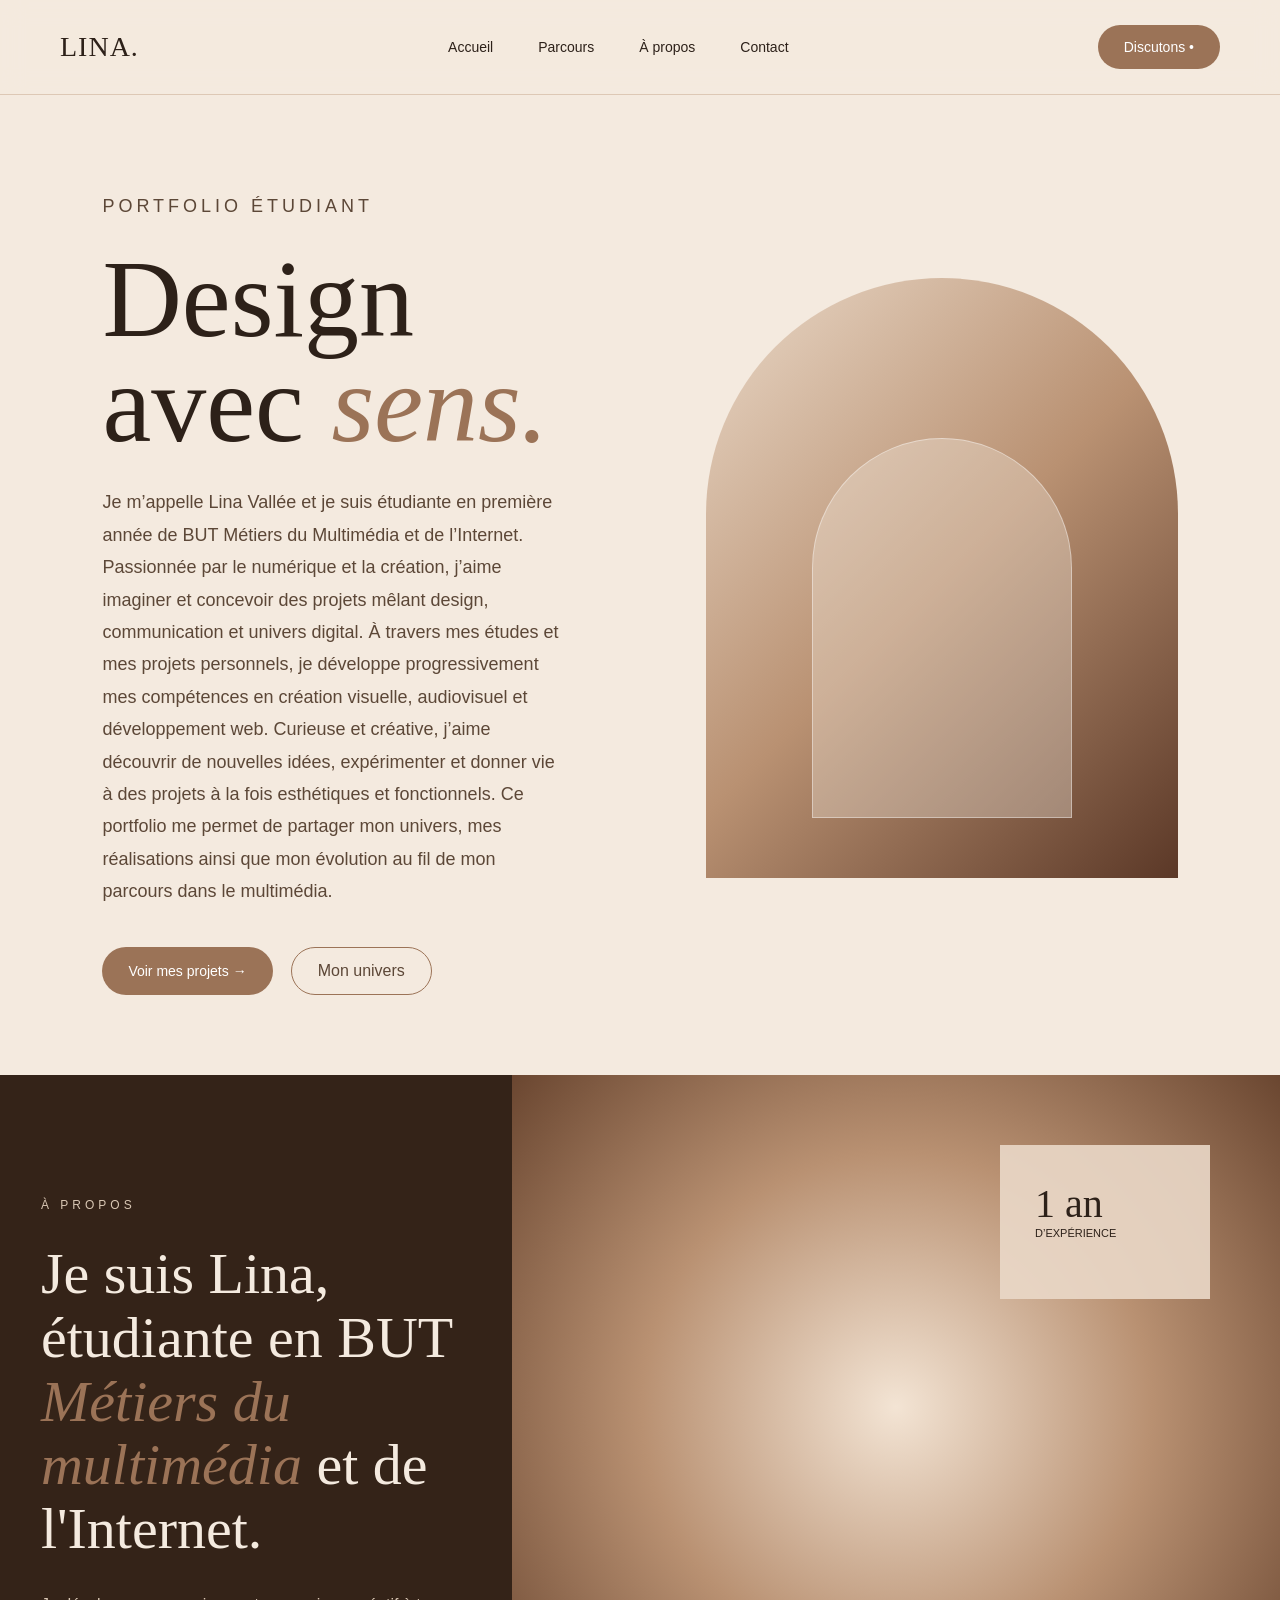
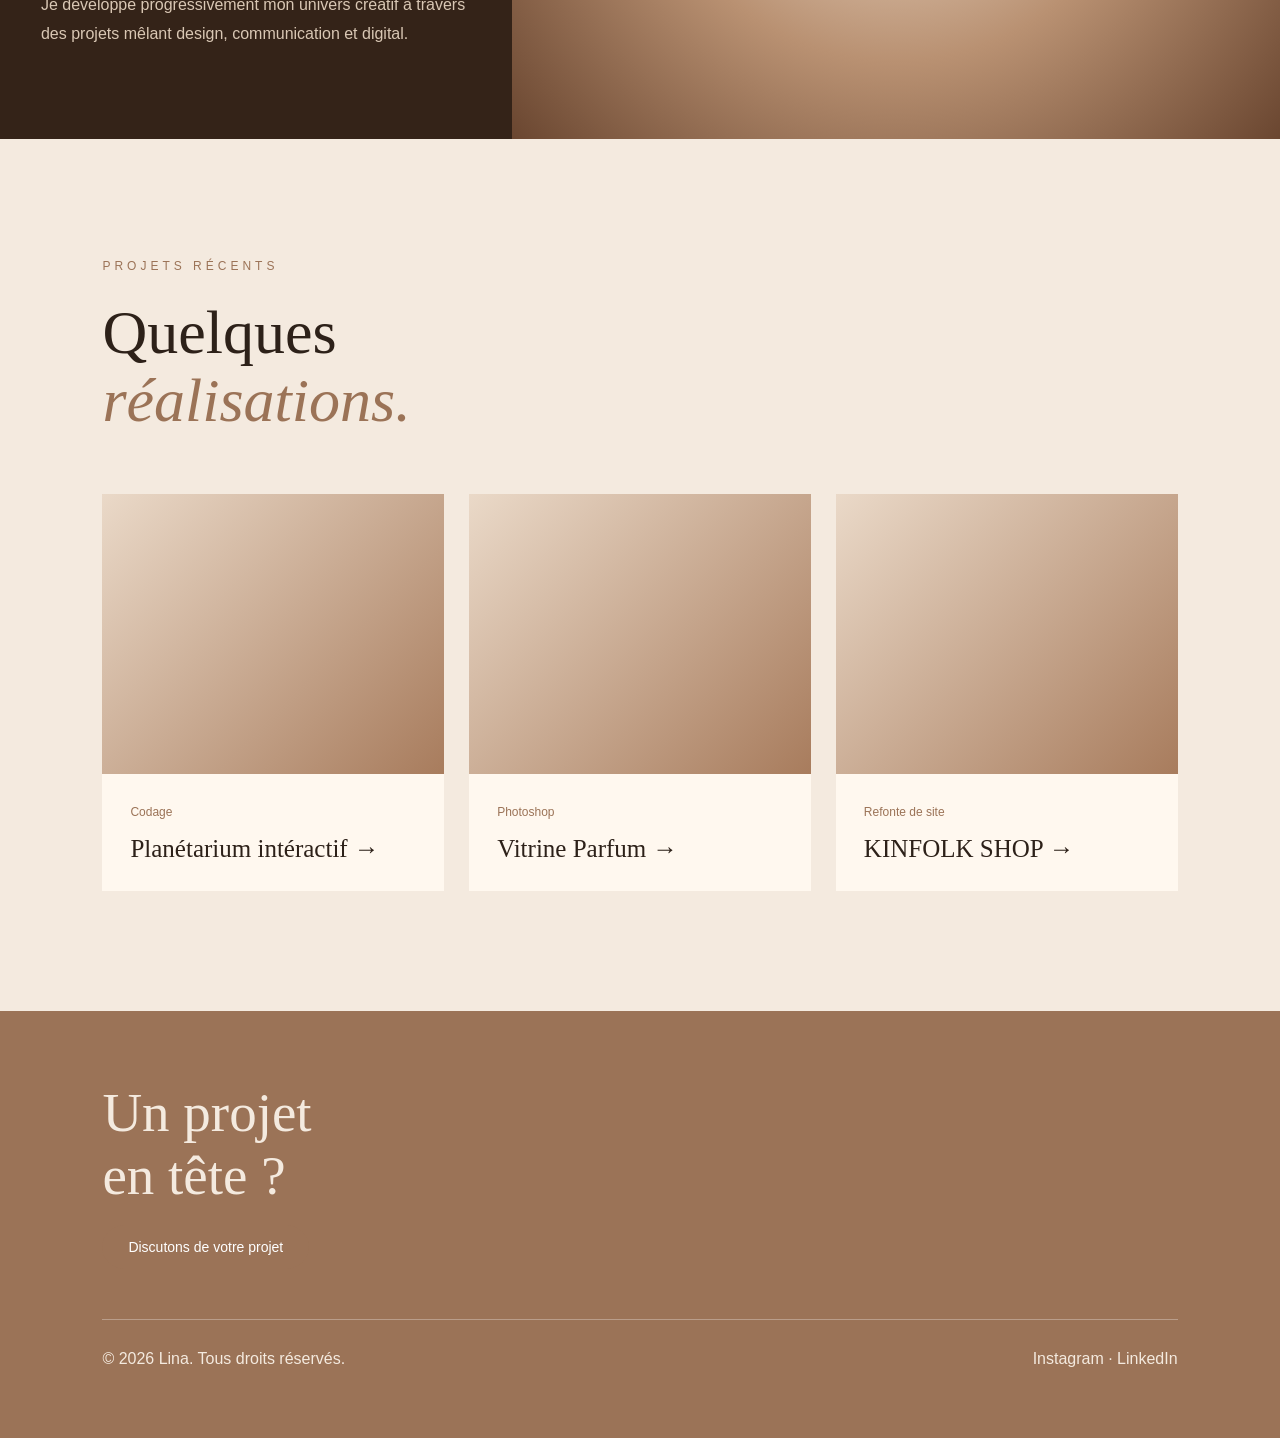
<file: index.html>
<!DOCTYPE html>
<html lang="fr">
<head>
  <meta charset="UTF-8" />
  <meta name="viewport" content="width=device-width, initial-scale=1.0" />
  <title>Portfolio - Accueil</title>
  <link rel="stylesheet" href="style.css" />
</head>
<body>

<header class="navbar">
  <a href="index.html" class="logo">LINA.</a>
  <nav class="nav-links">
    <a href="index.html">Accueil</a>
    <a href="parcours.html">Parcours</a>
    <a href="apropos.html">À propos</a>
    <a href="contact.html">Contact</a>
  </nav>
  <a href="contact.html" class="btn">Discutons •</a>
</header>

<section class="hero">
  <div class="fade">
    <p class="small-title">Portfolio Étudiant</p>
    <h1>Design <br> avec <span class="italic">sens.</span></h1>
    <p>
     Je m’appelle Lina Vallée et je suis étudiante en première année de BUT Métiers du Multimédia et de l’Internet. Passionnée par le numérique et la création, j’aime imaginer et concevoir des projets mêlant design, communication et univers digital.
     À travers mes études et mes projets personnels, je développe progressivement mes compétences en création visuelle, audiovisuel et développement web. Curieuse et créative, j’aime découvrir de nouvelles idées, expérimenter et donner vie à des projets à la fois esthétiques et fonctionnels.
     Ce portfolio me permet de partager mon univers, mes réalisations ainsi que mon évolution au fil de mon parcours dans le multimédia.
    </p>
    <div class="hero-buttons">
      <a href="parcours.html" class="btn">Voir mes projets →</a>
      <a href="apropos.html" class="btn-outline">Mon univers</a>
    </div>
  </div>

  <div class="hero-image">
    <div class="hero-shape"></div>
  </div>
</section>

<section class="about-home">
  <div class="about-text">
    <p class="small-title">À propos</p>
    <h2>Je suis Lina,<br> étudiante en BUT <span class="italic">Métiers du multimédia</span> et de l'Internet.</h2>
    <p>
      Je développe progressivement mon univers créatif à travers des projets mêlant design, communication et digital.
    </p>
  </div>

  <div class="about-visual">
    <div class="stats">
      <h3>1 an</h3>
      <p>d’expérience</p>
     </div>
  </div>
</section>

<section class="section">
  <div class="section-header">
    <div>
      <p class="small-title">Projets récents</p>
      <h2>Quelques <span class="italic">réalisations.</span></h2>
    </div>
  </div>

  <div class="projects-grid">
    <a href="projet1.html" class="project-card">
      <div class="project-img"></div>
      <div class="project-content">
        <span>Codage</span>
        <h3>Planétarium intéractif →</h3>
      </div>
    </a>

    <a href="projet2.html" class="project-card">
      <div class="project-img"></div>
      <div class="project-content">
        <span>Photoshop</span>
        <h3>Vitrine Parfum →</h3>
      </div>
    </a>

    <a href="projet3.html" class="project-card">
      <div class="project-img"></div>
      <div class="project-content">
        <span>Refonte de site</span>
        <h3>KINFOLK SHOP →</h3>
      </div>
    </a>
  </div>
</section>

<footer class="footer">
  <h2>Un projet <br> en tête ?</h2>
  <br>
  <a href="contact.html" class="btn">Discutons de votre projet</a>

  <div class="footer-bottom">
    <p>© 2026 Lina. Tous droits réservés.</p>
    <p>Instagram · LinkedIn </p>
  </div>
</footer>

<script src="script.js"></script>
</body>
</html>
</file>
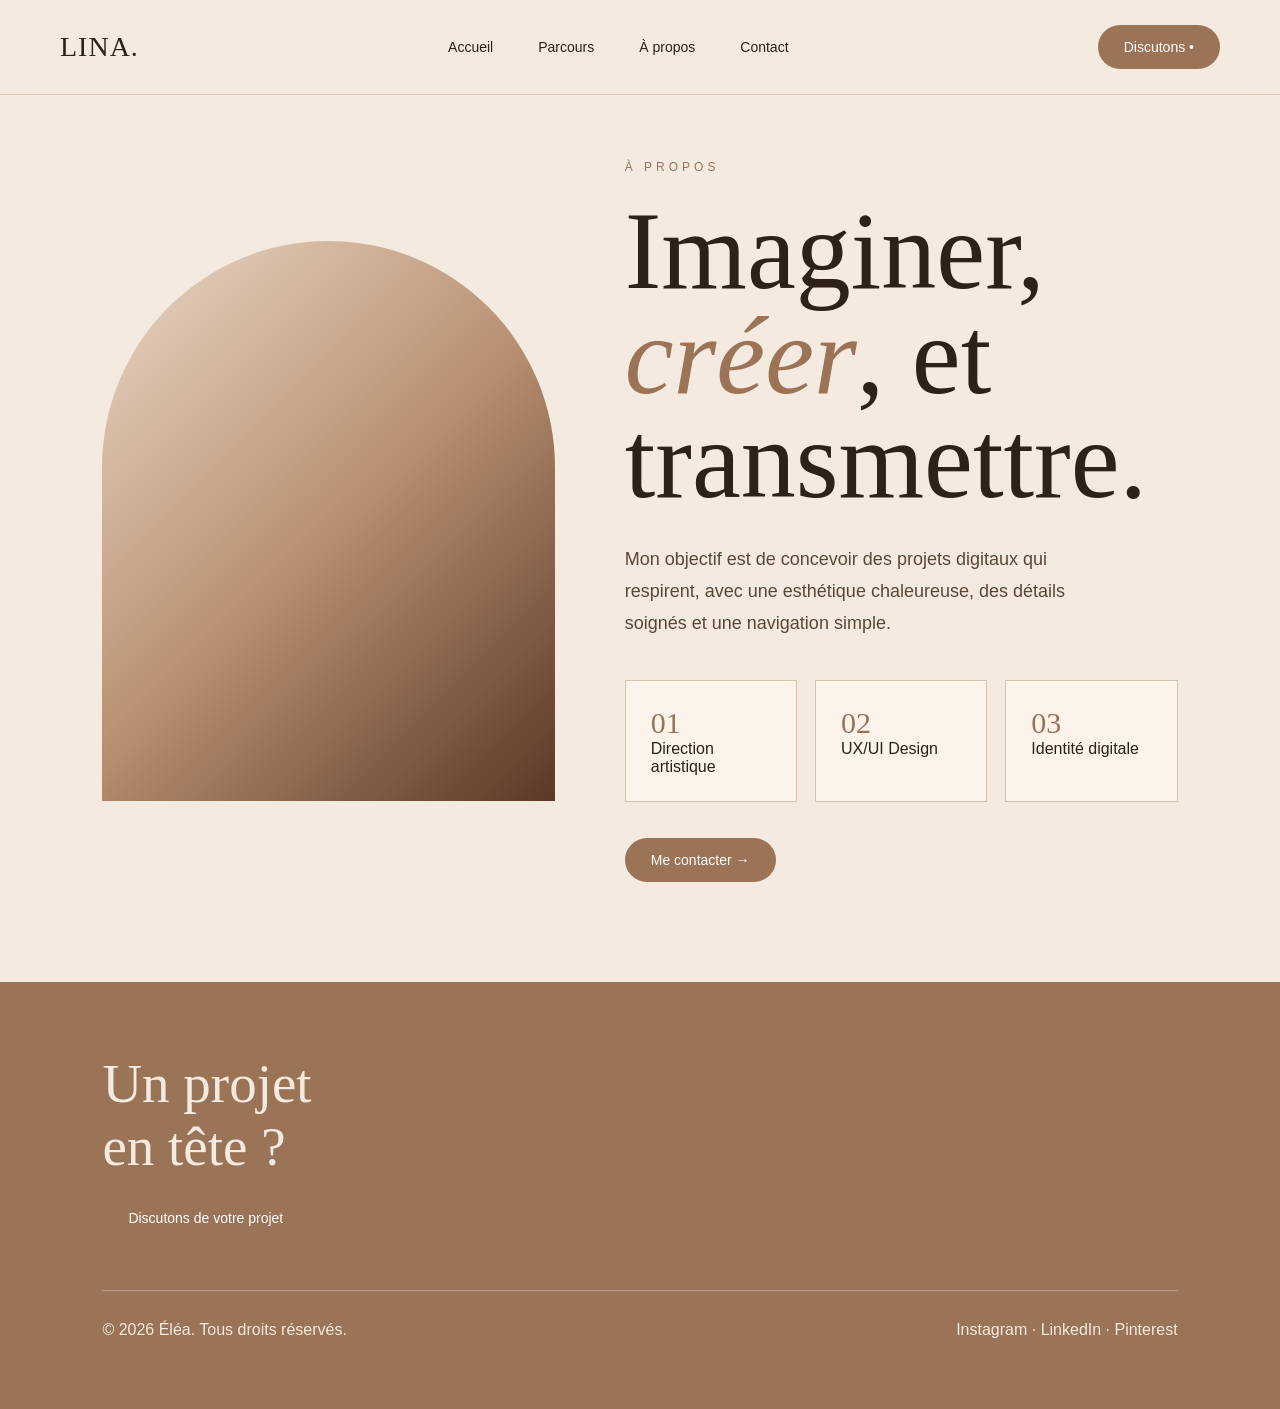
<file: apropos.html>
<!DOCTYPE html>
<html lang="fr">
<head>
  <meta charset="UTF-8">
  <meta name="viewport" content="width=device-width, initial-scale=1.0">
  <title>À propos</title>
  <link rel="stylesheet" href="style.css">
</head>
<body>

<header class="navbar">
  <a href="index.html" class="logo">LINA.</a>

  <nav class="nav-links">
    <a href="index.html">Accueil</a>
    <a href="parcours.html">Parcours</a>
    <a href="apropos.html">À propos</a>
    <a href="contact.html">Contact</a>
  </nav>

  <a href="contact.html" class="btn">Discutons •</a>
</header>

<section class="about-page">

  <div class="about-img fade"></div>

  <div class="fade">

    <p class="small-title">À propos</p>

    <h1 class="page-title">
      Imaginer,
      <span class="italic">créer</span>,
      et transmettre.
    </h1>

    <p class="page-intro">
      Mon objectif est de concevoir des projets digitaux qui respirent,
      avec une esthétique chaleureuse, des détails soignés
      et une navigation simple.
    </p>

    <div class="info-grid">

      <div class="info-card">
        <h3>01</h3>
        <p>Direction artistique</p>
      </div>

      <div class="info-card">
        <h3>02</h3>
        <p>UX/UI Design</p>
      </div>

      <div class="info-card">
        <h3>03</h3>
        <p>Identité digitale</p>
      </div>

    </div>

    <br><br>

    <a href="contact.html" class="btn">
      Me contacter →
    </a>

  </div>

</section>

<footer class="footer">

  <h2>Un projet <br> en tête ?</h2>

  <br>

  <a href="contact.html" class="btn">
    Discutons de votre projet
  </a>

  <div class="footer-bottom">
    <p>© 2026 Éléa. Tous droits réservés.</p>
    <p>Instagram · LinkedIn · Pinterest</p>
  </div>

</footer>

<script src="script.js"></script>
</body>
</html>
</file>
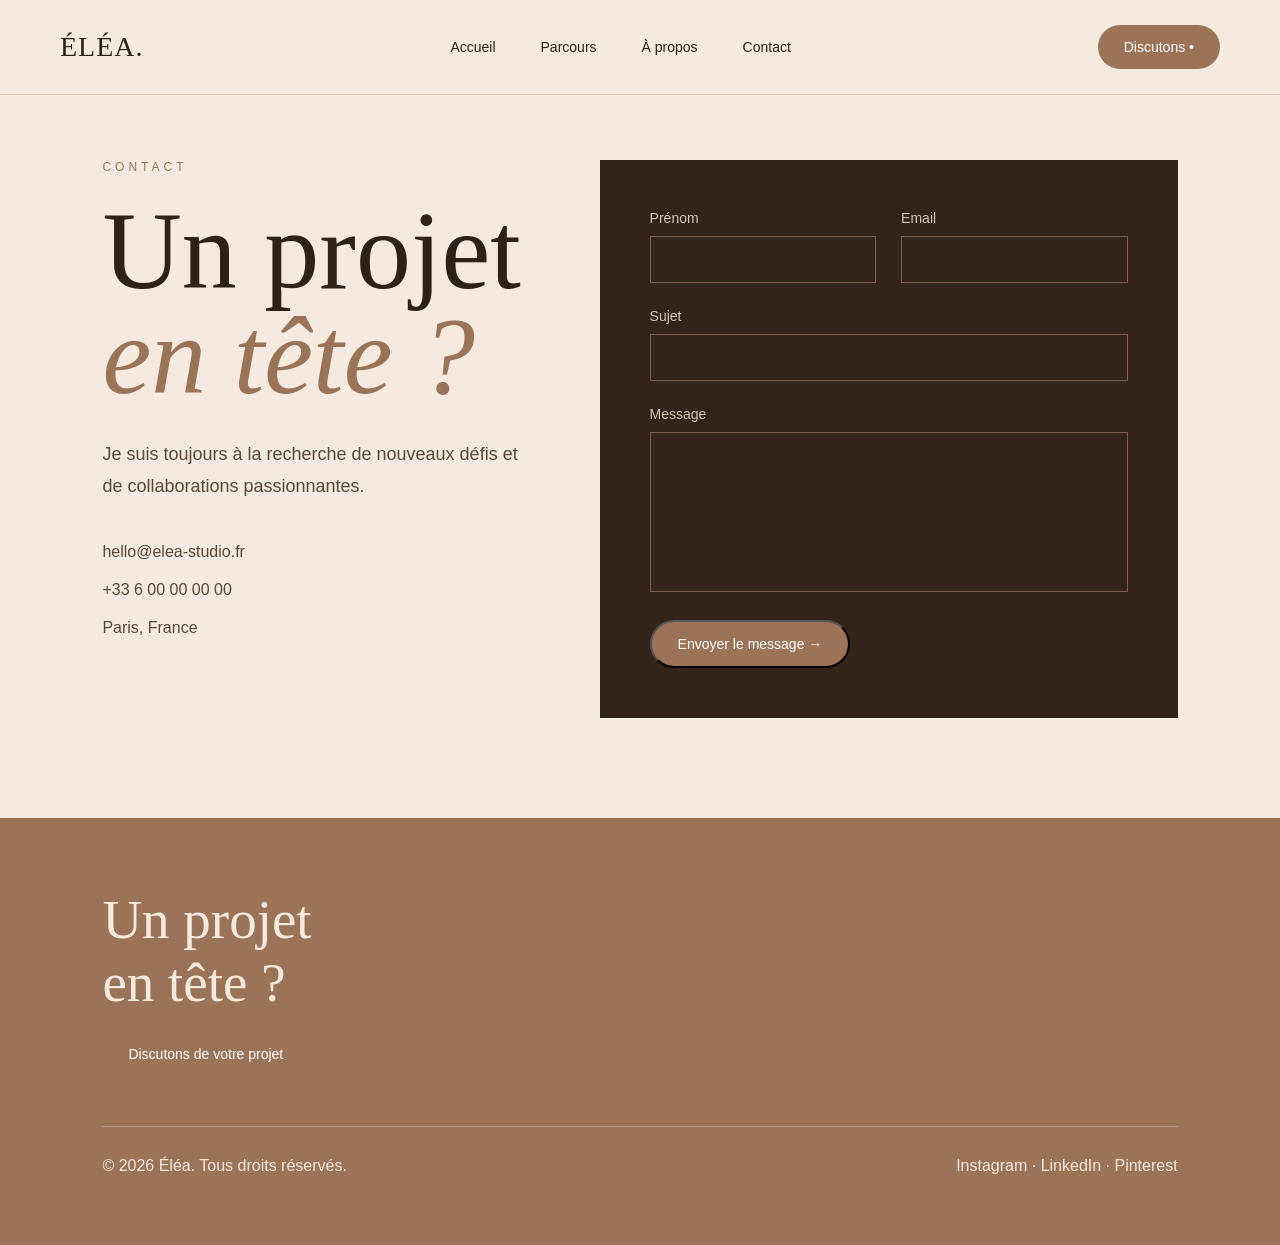
<file: contact.html>
<!DOCTYPE html>
<html lang="fr">
<head>
  <meta charset="UTF-8">
  <meta name="viewport" content="width=device-width, initial-scale=1.0">
  <title>Contact</title>
  <link rel="stylesheet" href="style.css">
</head>
<body>

<header class="navbar">
  <a href="index.html" class="logo">ÉLÉA.</a>

  <nav class="nav-links">
    <a href="index.html">Accueil</a>
    <a href="parcours.html">Parcours</a>
    <a href="apropos.html">À propos</a>
    <a href="contact.html">Contact</a>
  </nav>

  <a href="contact.html" class="btn">Discutons •</a>
</header>

<section class="contact-page">

  <div class="fade">

    <p class="small-title">Contact</p>

    <h1 class="page-title">
      Un projet
      <span class="italic">en tête ?</span>
    </h1>

    <p class="page-intro">
      Je suis toujours à la recherche
      de nouveaux défis et de collaborations
      passionnantes.
    </p>

    <div class="contact-details">
      <p>hello@elea-studio.fr</p>
      <p>+33 6 00 00 00 00</p>
      <p>Paris, France</p>
    </div>

  </div>

  <form class="contact-form fade">

    <div class="form-row">

      <label>
        Prénom
        <input type="text">
      </label>

      <label>
        Email
        <input type="email">
      </label>

    </div>

    <label>
      Sujet
      <input type="text">
    </label>

    <label>
      Message
      <textarea></textarea>
    </label>

    <button class="btn">
      Envoyer le message →
    </button>

  </form>

</section>

<footer class="footer">

  <h2>Un projet <br> en tête ?</h2>

  <br>

  <a href="contact.html" class="btn">
    Discutons de votre projet
  </a>

  <div class="footer-bottom">
    <p>© 2026 Éléa. Tous droits réservés.</p>
    <p>Instagram · LinkedIn · Pinterest</p>
  </div>

</footer>

<script src="script.js"></script>
</body>
</html>
</file>
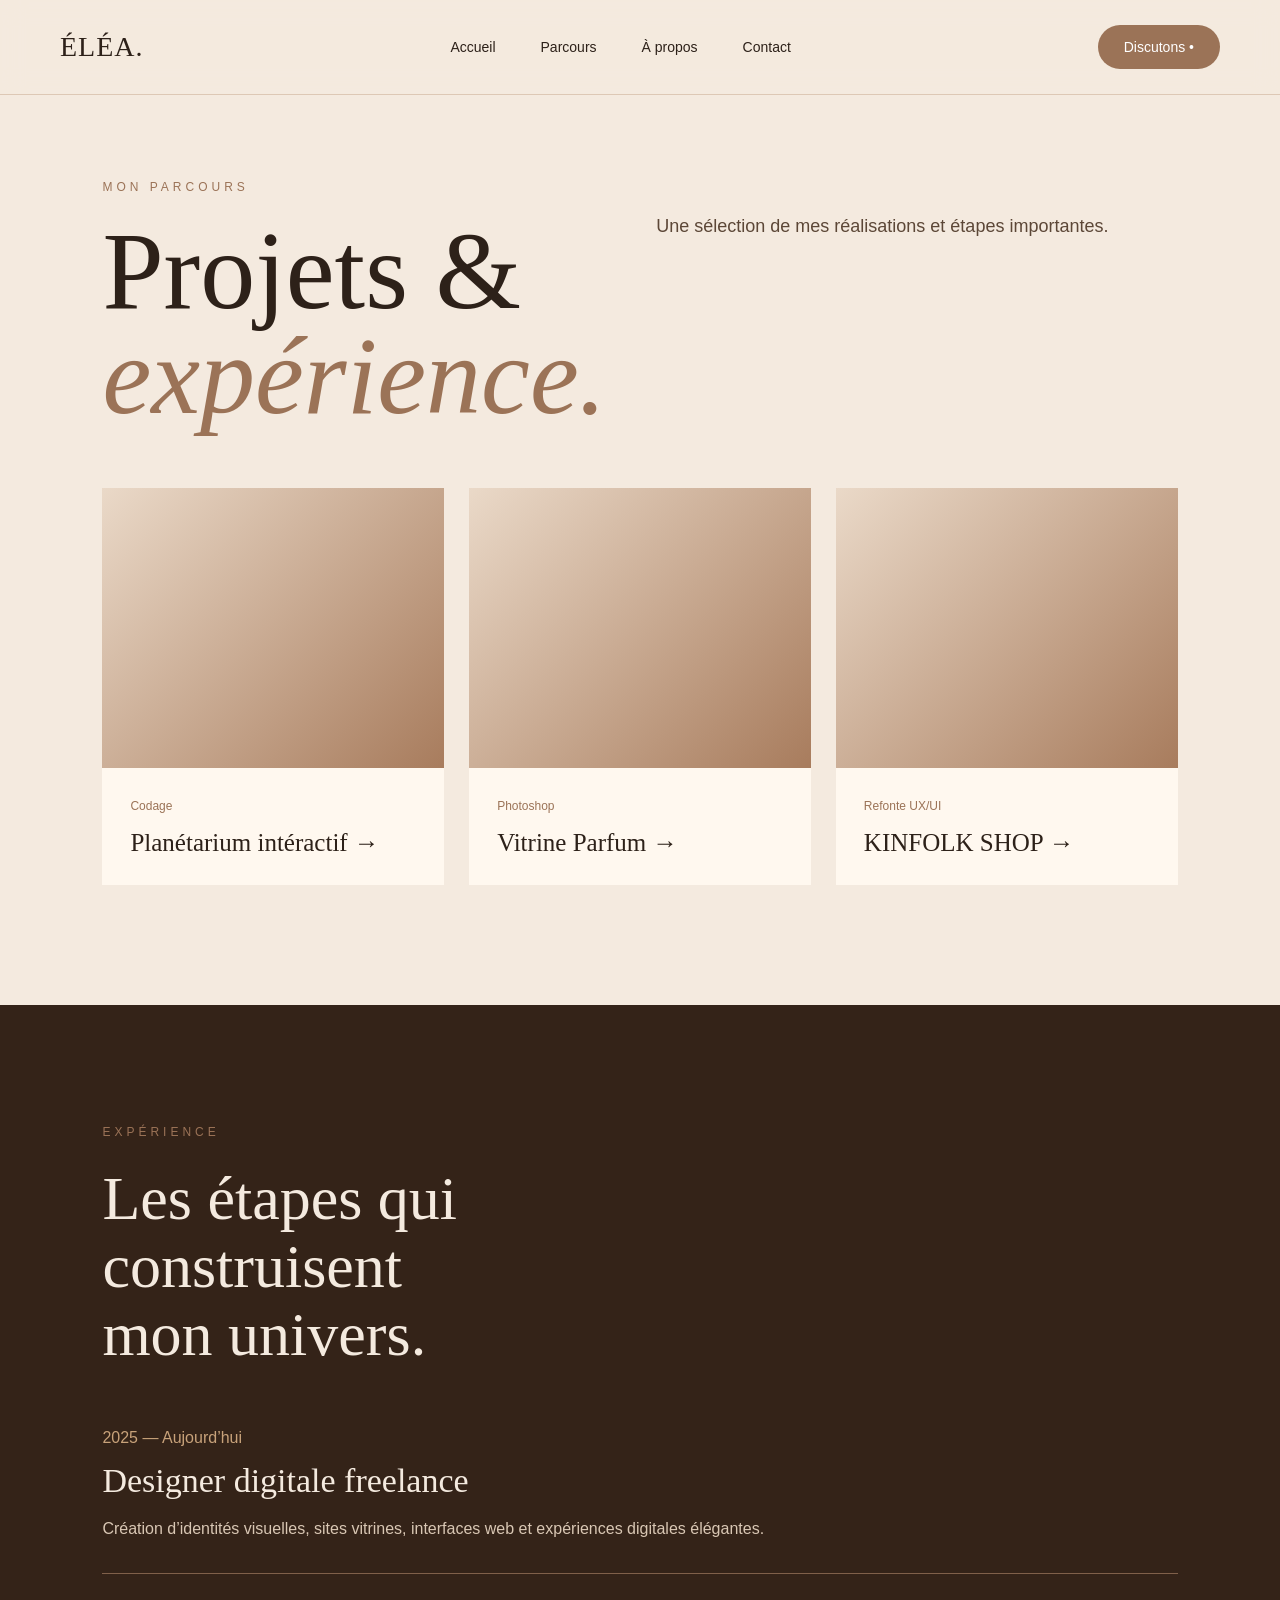
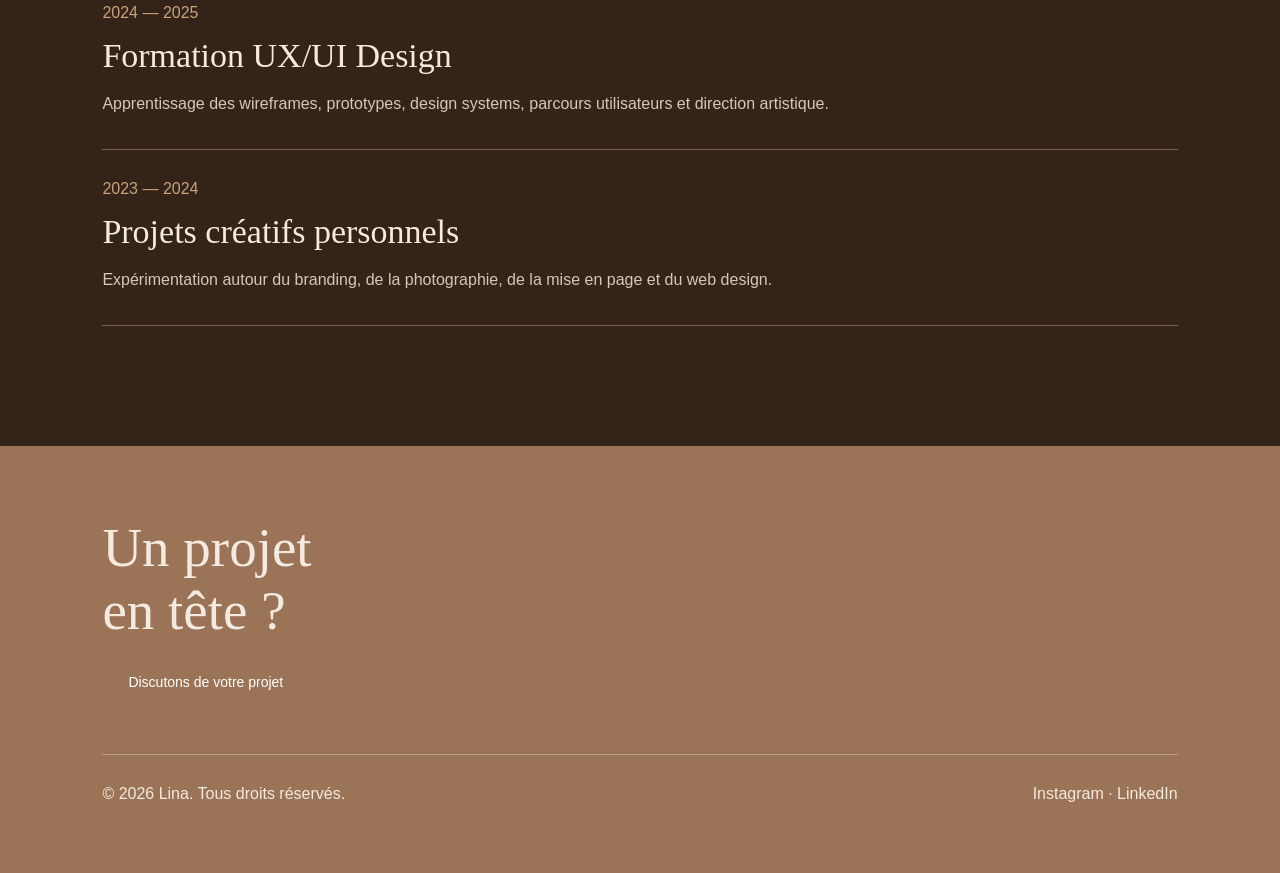
<file: parcours.html>
<!DOCTYPE html>
<html lang="fr">
<head>
  <meta charset="UTF-8">
  <meta name="viewport" content="width=device-width, initial-scale=1.0">
  <title>Parcours</title>
  <link rel="stylesheet" href="style.css">
</head>
<body>

<header class="navbar">
  <a href="index.html" class="logo">ÉLÉA.</a>

  <nav class="nav-links">
    <a href="index.html">Accueil</a>
    <a href="parcours.html">Parcours</a>
    <a href="apropos.html">À propos</a>
    <a href="contact.html">Contact</a>
  </nav>

  <a href="contact.html" class="btn">Discutons •</a>
</header>

<section class="section" style="padding-top: 180px;">

  <div class="section-header fade">
    <div>
      <p class="small-title">Mon parcours</p>
      <h1 class="page-title">
        Projets & <span class="italic">expérience.</span>
      </h1>
    </div>

    <div>
      <p class="page-intro">
        Une sélection de mes réalisations et étapes importantes.
      </p>
    </div>
  </div>

  <div class="projects-grid">

    <a href="projet1.html" class="project-card fade">
      <div class="project-img"></div>

      <div class="project-content">
        <span>Codage</span>
        <h3>Planétarium intéractif →</h3>
      </div>
    </a>

    <a href="projet2.html" class="project-card fade">
      <div class="project-img"></div>

      <div class="project-content">
        <span>Photoshop</span>
        <h3>Vitrine Parfum →</h3>
      </div>
    </a>

    <a href="projet3.html" class="project-card fade">
      <div class="project-img"></div>

      <div class="project-content">
        <span>Refonte UX/UI</span>
        <h3>KINFOLK SHOP →</h3>
      </div>
    </a>

  </div>

</section>

<section class="section dark-section">

  <div class="section-header">
    <div>
      <p class="small-title">Expérience</p>

      <h2>
        Les étapes qui construisent mon univers.
      </h2>
    </div>
  </div>

  <div class="timeline">

    <div class="timeline-item fade">
      <span>2025 — Aujourd’hui</span>

      <h3>Designer digitale freelance</h3>

      <p>
        Création d’identités visuelles, sites vitrines,
        interfaces web et expériences digitales élégantes.
      </p>
    </div>

    <div class="timeline-item fade">
      <span>2024 — 2025</span>

      <h3>Formation UX/UI Design</h3>

      <p>
        Apprentissage des wireframes, prototypes,
        design systems, parcours utilisateurs et
        direction artistique.
      </p>
    </div>

    <div class="timeline-item fade">
      <span>2023 — 2024</span>

      <h3>Projets créatifs personnels</h3>

      <p>
        Expérimentation autour du branding,
        de la photographie, de la mise en page
        et du web design.
      </p>
    </div>

  </div>

</section>

<footer class="footer">

  <h2>Un projet <br> en tête ?</h2>

  <br>

  <a href="contact.html" class="btn">
    Discutons de votre projet
  </a>

  <div class="footer-bottom">
    <p>© 2026 Lina. Tous droits réservés.</p>
    <p>Instagram · LinkedIn </p>
  </div>

</footer>

<script src="script.js"></script>
</body>
</html>
</file>
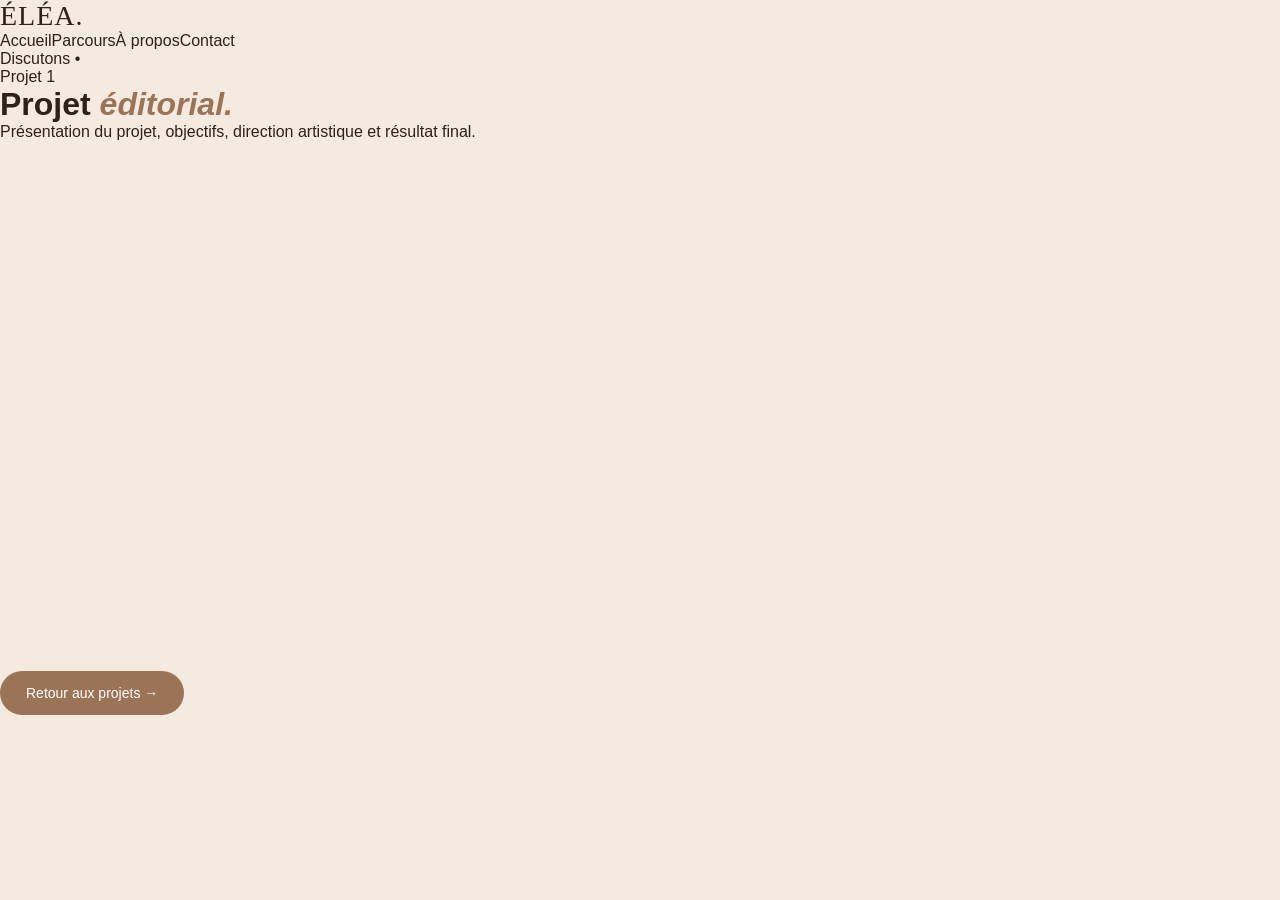
<file: projet1.html>
<!DOCTYPE html><html lang="fr"><head><meta charset="UTF-8"><meta name="viewport" content="width=device-width, initial-scale=1.0"><title>Projet 1</title><link rel="stylesheet" href="style.css"><link href="https://fonts.googleapis.com/css2?family=Inter:wght@400;500;600&family=Playfair+Display:wght@500;600;700&display=swap" rel="stylesheet"></head><body><header class="nav"><a class="logo" href="index.html">ÉLÉA.</a><nav class="menu"><a href="index.html">Accueil</a><a href="parcours.html">Parcours</a><a href="apropos.html">À propos</a><a href="contact.html">Contact</a></nav><a class="pill" href="contact.html">Discutons •</a></header><main class="page"><p class="eyebrow">Projet 1</p><h1 class="serif section-title">Projet <span class="italic">éditorial.</span></h1><p class="lead">Présentation du projet, objectifs, direction artistique et résultat final.</p><div class="thumb" style="margin-top:50px;height:480px"></div><a class="btn" href="parcours.html">Retour aux projets →</a></main></body></html>
</file>
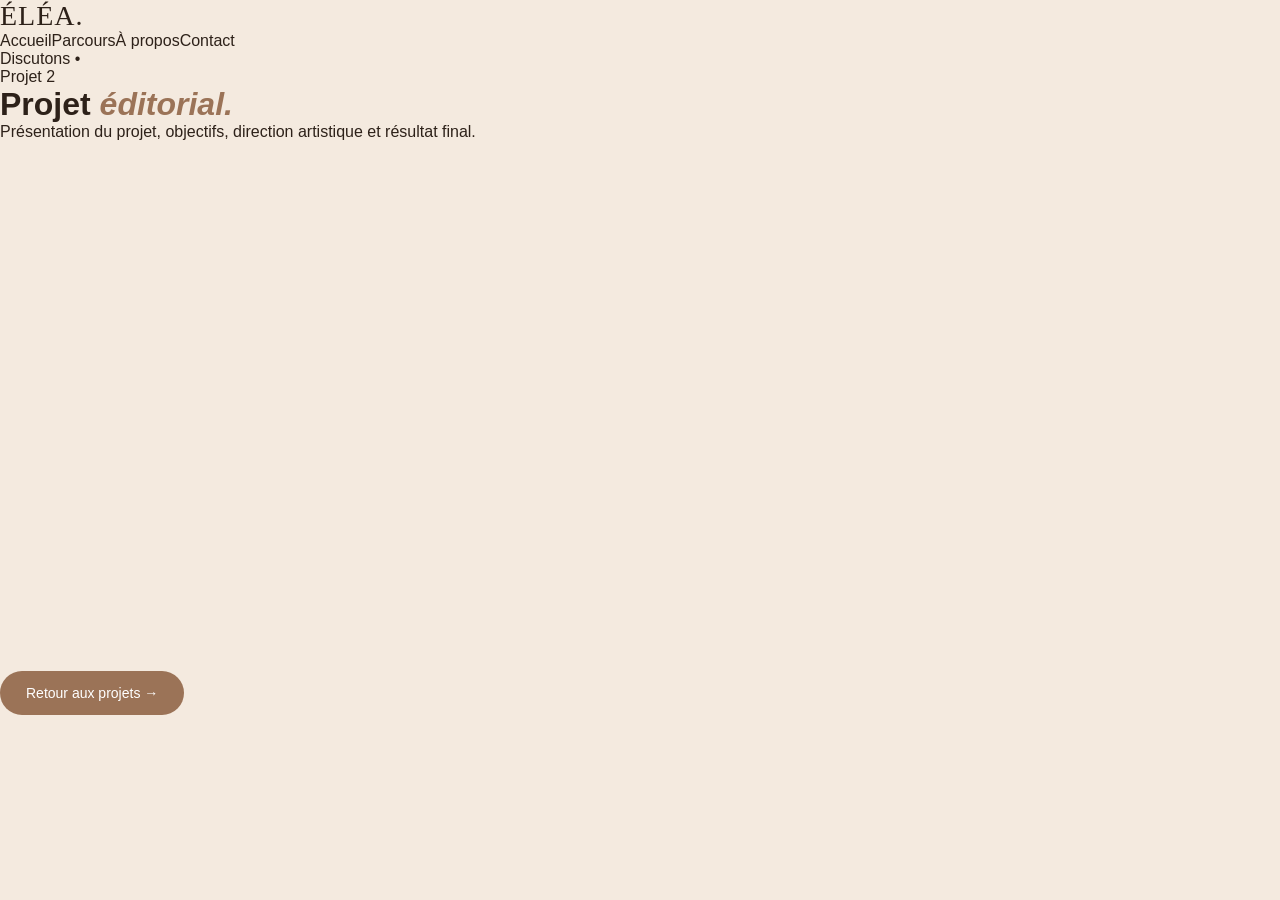
<file: projet2.html>
<!DOCTYPE html><html lang="fr"><head><meta charset="UTF-8"><meta name="viewport" content="width=device-width, initial-scale=1.0"><title>Projet 2</title><link rel="stylesheet" href="style.css"><link href="https://fonts.googleapis.com/css2?family=Inter:wght@400;500;600&family=Playfair+Display:wght@500;600;700&display=swap" rel="stylesheet"></head><body><header class="nav"><a class="logo" href="index.html">ÉLÉA.</a><nav class="menu"><a href="index.html">Accueil</a><a href="parcours.html">Parcours</a><a href="apropos.html">À propos</a><a href="contact.html">Contact</a></nav><a class="pill" href="contact.html">Discutons •</a></header><main class="page"><p class="eyebrow">Projet 2</p><h1 class="serif section-title">Projet <span class="italic">éditorial.</span></h1><p class="lead">Présentation du projet, objectifs, direction artistique et résultat final.</p><div class="thumb" style="margin-top:50px;height:480px"></div><a class="btn" href="parcours.html">Retour aux projets →</a></main></body></html>
</file>
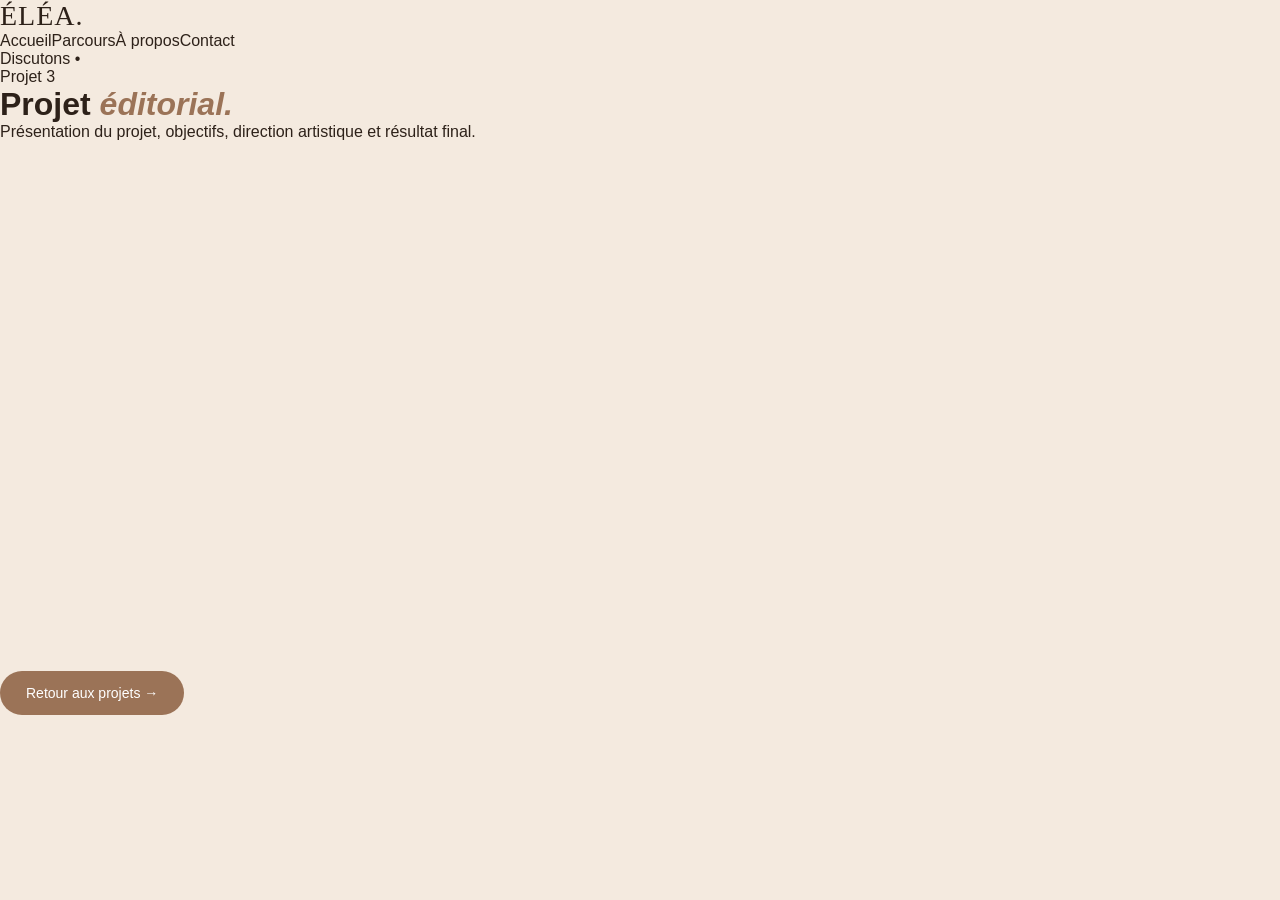
<file: projet3.html>
<!DOCTYPE html><html lang="fr"><head><meta charset="UTF-8"><meta name="viewport" content="width=device-width, initial-scale=1.0"><title>Projet 3</title><link rel="stylesheet" href="style.css"><link href="https://fonts.googleapis.com/css2?family=Inter:wght@400;500;600&family=Playfair+Display:wght@500;600;700&display=swap" rel="stylesheet"></head><body><header class="nav"><a class="logo" href="index.html">ÉLÉA.</a><nav class="menu"><a href="index.html">Accueil</a><a href="parcours.html">Parcours</a><a href="apropos.html">À propos</a><a href="contact.html">Contact</a></nav><a class="pill" href="contact.html">Discutons •</a></header><main class="page"><p class="eyebrow">Projet 3</p><h1 class="serif section-title">Projet <span class="italic">éditorial.</span></h1><p class="lead">Présentation du projet, objectifs, direction artistique et résultat final.</p><div class="thumb" style="margin-top:50px;height:480px"></div><a class="btn" href="parcours.html">Retour aux projets →</a></main></body></html>
</file>
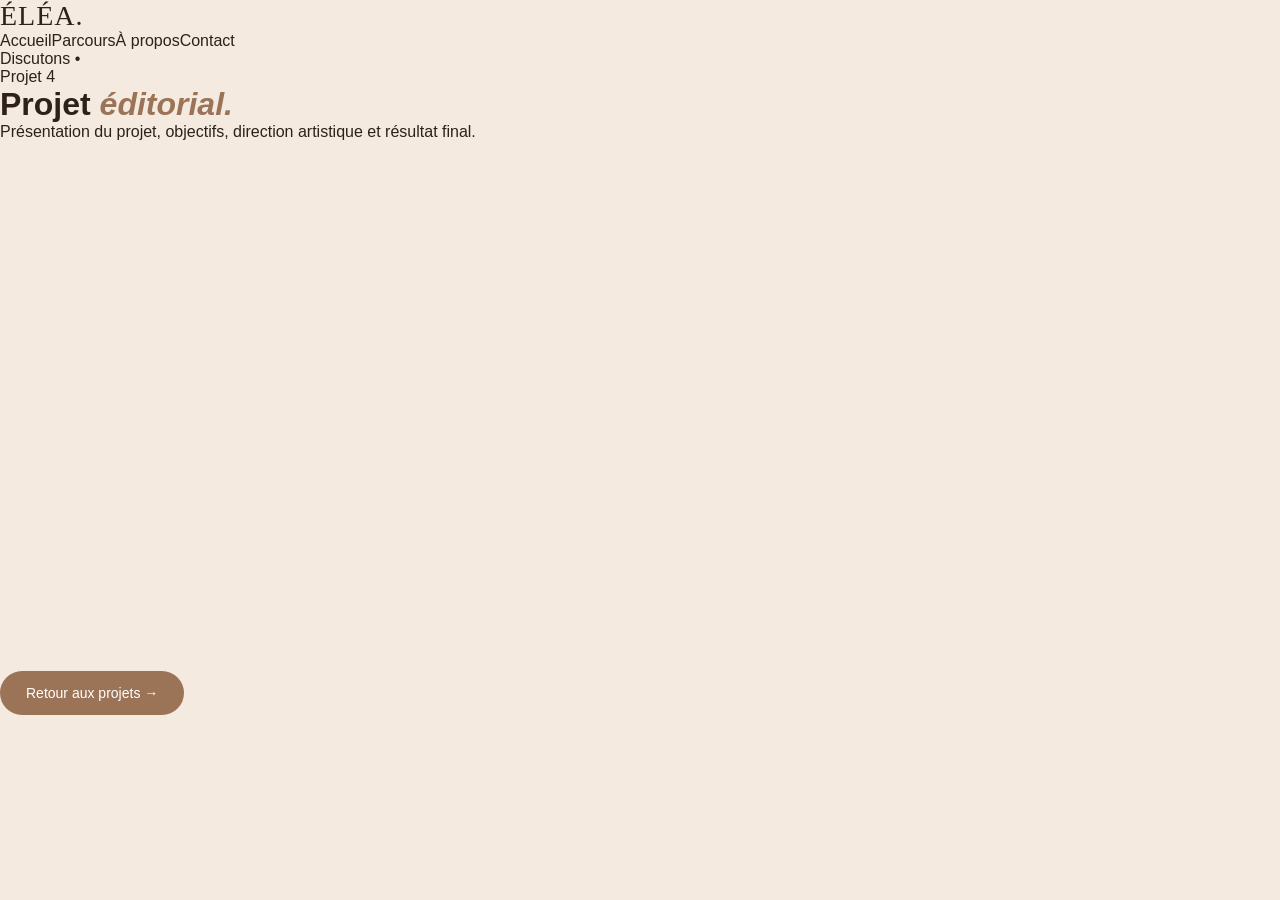
<file: projet4.html>
<!DOCTYPE html><html lang="fr"><head><meta charset="UTF-8"><meta name="viewport" content="width=device-width, initial-scale=1.0"><title>Projet 4</title><link rel="stylesheet" href="style.css"><link href="https://fonts.googleapis.com/css2?family=Inter:wght@400;500;600&family=Playfair+Display:wght@500;600;700&display=swap" rel="stylesheet"></head><body><header class="nav"><a class="logo" href="index.html">ÉLÉA.</a><nav class="menu"><a href="index.html">Accueil</a><a href="parcours.html">Parcours</a><a href="apropos.html">À propos</a><a href="contact.html">Contact</a></nav><a class="pill" href="contact.html">Discutons •</a></header><main class="page"><p class="eyebrow">Projet 4</p><h1 class="serif section-title">Projet <span class="italic">éditorial.</span></h1><p class="lead">Présentation du projet, objectifs, direction artistique et résultat final.</p><div class="thumb" style="margin-top:50px;height:480px"></div><a class="btn" href="parcours.html">Retour aux projets →</a></main></body></html>
</file>
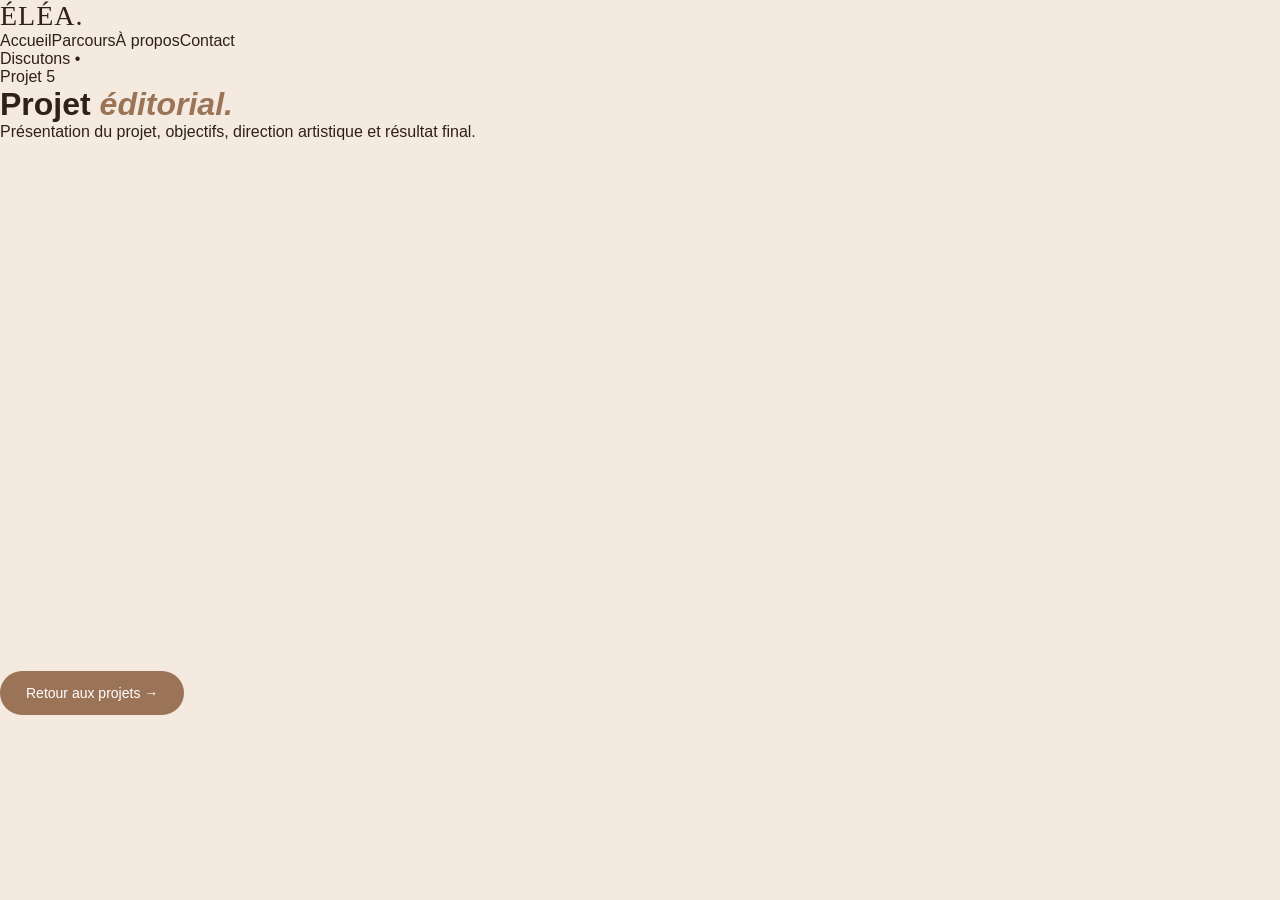
<file: projet5.html>
<!DOCTYPE html><html lang="fr"><head><meta charset="UTF-8"><meta name="viewport" content="width=device-width, initial-scale=1.0"><title>Projet 5</title><link rel="stylesheet" href="style.css"><link href="https://fonts.googleapis.com/css2?family=Inter:wght@400;500;600&family=Playfair+Display:wght@500;600;700&display=swap" rel="stylesheet"></head><body><header class="nav"><a class="logo" href="index.html">ÉLÉA.</a><nav class="menu"><a href="index.html">Accueil</a><a href="parcours.html">Parcours</a><a href="apropos.html">À propos</a><a href="contact.html">Contact</a></nav><a class="pill" href="contact.html">Discutons •</a></header><main class="page"><p class="eyebrow">Projet 5</p><h1 class="serif section-title">Projet <span class="italic">éditorial.</span></h1><p class="lead">Présentation du projet, objectifs, direction artistique et résultat final.</p><div class="thumb" style="margin-top:50px;height:480px"></div><a class="btn" href="parcours.html">Retour aux projets →</a></main></body></html>
</file>
<file: style.css>
* {
  margin: 0;
  padding: 0;
  box-sizing: border-box;
}

body {
  font-family: Arial, sans-serif;
  background: #f4eadf;
  color: #2d2119;
}

a {
  text-decoration: none;
  color: inherit;
}

.navbar {
  position: fixed;
  top: 0;
  width: 100%;
  padding: 25px 60px;
  background: rgba(244, 234, 223, 0.85);
  backdrop-filter: blur(12px);
  display: flex;
  justify-content: space-between;
  align-items: center;
  z-index: 1000;
  border-bottom: 1px solid #ddc8b5;
}

.logo {
  font-family: Georgia, serif;
  font-size: 28px;
  letter-spacing: 1px;
}

.nav-links {
  display: flex;
  gap: 45px;
  font-size: 14px;
}

.nav-links a:hover {
  color: #9b7357;
}

.btn {
  display: inline-flex;
  align-items: center;
  gap: 10px;
  background: #9b7357;
  color: white;
  padding: 14px 26px;
  border-radius: 40px;
  font-size: 14px;
  transition: 0.3s;
}

.btn:hover {
  background: #7c553d;
  transform: translateY(-3px);
}

.hero {
  min-height: 100vh;
  padding: 160px 8% 80px;
  display: grid;
  grid-template-columns: 1fr 0.9fr;
  align-items: center;
  gap: 80px;
}

.small-title {
  text-transform: uppercase;
  letter-spacing: 4px;
  color: #9b7357;
  font-size: 12px;
  margin-bottom: 25px;
}

.hero h1,
.page-title {
  font-family: Georgia, serif;
  font-size: 110px;
  line-height: 0.95;
  font-weight: 400;
}

.italic {
  font-style: italic;
  color: #9b7357;
}

.hero p,
.page-intro {
  margin-top: 30px;
  max-width: 460px;
  font-size: 18px;
  line-height: 1.8;
  color: #5c4737;
}

.hero-buttons {
  margin-top: 40px;
  display: flex;
  gap: 18px;
}

.btn-outline {
  padding: 14px 26px;
  border: 1px solid #9b7357;
  border-radius: 40px;
  color: #5c4737;
}

.hero-image {
  position: relative;
  height: 600px;
  border-radius: 300px 300px 0 0;
  background: linear-gradient(135deg, #ead9c8, #b99172, #5b3827);
  overflow: hidden;
  animation: fadeIn 1.3s ease;
}

.hero-shape {
  position: absolute;
  bottom: 60px;
  left: 50%;
  transform: translateX(-50%);
  width: 260px;
  height: 380px;
  border-radius: 180px 180px 0 0;
  background: rgba(244, 234, 223, 0.35);
  border: 1px solid rgba(255,255,255,0.4);
}

.about-home {
  display: grid;
  grid-template-columns: 0.8fr 1.2fr;
  min-height: 520px;
}

.about-text {
  background: #342318;
  color: #f4eadf;
  padding: 90px 8%;
}

.about-text h2 {
  font-family: Georgia, serif;
  font-size: 58px;
  font-weight: 400;
  line-height: 1.1;
}

.about-text p {
  margin-top: 30px;
  color: #d9c7b4;
  line-height: 1.8;
}

.about-visual {
  position: relative;
  background: radial-gradient(circle, #f3e4d4, #b99172, #6a4630);
}

.stats {
  position: absolute;
  right: 70px;
  top: 70px;
  background: rgba(234, 217, 200, 0.9);
  padding: 35px;
  width: 210px;
}

.stats h3 {
  font-family: Georgia, serif;
  font-size: 40px;
  font-weight: 400;
}

.stats p {
  font-size: 11px;
  text-transform: uppercase;
  margin-bottom: 25px;
}

.section {
  padding: 120px 8%;
}

.section-header {
  display: grid;
  grid-template-columns: 0.7fr 1.3fr;
  gap: 50px;
  margin-bottom: 60px;
}

.section h2 {
  font-family: Georgia, serif;
  font-size: 62px;
  font-weight: 400;
  line-height: 1.1;
}

.projects-grid {
  display: grid;
  grid-template-columns: repeat(3, 1fr);
  gap: 25px;
}

.project-card {
  background: #fff8ef;
  overflow: hidden;
  transition: 0.3s;
}

.project-card:hover {
  transform: translateY(-8px);
}

.project-img {
  height: 280px;
  background: linear-gradient(135deg, #ead9c8, #a87c5d);
}

.project-content {
  padding: 28px;
}

.project-content span {
  font-size: 12px;
  color: #9b7357;
}

.project-content h3 {
  font-family: Georgia, serif;
  margin-top: 15px;
  font-size: 25px;
  font-weight: 400;
}

.dark-section {
  background: #342318;
  color: #f4eadf;
}

.timeline {
  display: grid;
  gap: 30px;
}

.timeline-item {
  border-bottom: 1px solid #80604a;
  padding-bottom: 30px;
}

.timeline-item span {
  color: #c8a27a;
}

.timeline-item h3 {
  font-family: Georgia, serif;
  font-size: 34px;
  font-weight: 400;
  margin: 15px 0;
}

.timeline-item p {
  color: #d9c7b4;
  line-height: 1.8;
}

.about-page {
  padding: 160px 8% 100px;
  display: grid;
  grid-template-columns: 0.9fr 1.1fr;
  gap: 70px;
  align-items: center;
}

.about-img {
  min-height: 560px;
  background: linear-gradient(135deg, #ead9c8, #b99172, #5b3827);
  border-radius: 280px 280px 0 0;
}

.info-grid {
  margin-top: 40px;
  display: grid;
  grid-template-columns: repeat(3, 1fr);
  gap: 18px;
}

.info-card {
  border: 1px solid #d7c2ad;
  background: rgba(255,248,239,0.7);
  padding: 25px;
}

.info-card h3 {
  font-family: Georgia, serif;
  color: #9b7357;
  font-size: 30px;
  font-weight: 400;
}

.contact-page {
  padding: 160px 8% 100px;
  display: grid;
  grid-template-columns: 0.85fr 1.15fr;
  gap: 70px;
}

.contact-details {
  margin-top: 40px;
  display: grid;
  gap: 20px;
  color: #5c4737;
}

.contact-form {
  background: #342318;
  padding: 50px;
  color: #f4eadf;
}

.form-row {
  display: grid;
  grid-template-columns: 1fr 1fr;
  gap: 25px;
}

label {
  display: block;
  margin-bottom: 25px;
  color: #d9c7b4;
  font-size: 14px;
}

input,
textarea {
  width: 100%;
  margin-top: 10px;
  padding: 15px;
  background: transparent;
  border: 1px solid #80604a;
  color: white;
  outline: none;
}

textarea {
  min-height: 160px;
  resize: none;
}

.footer {
  background: #9b7357;
  color: #f4eadf;
  padding: 70px 8%;
}

.footer h2 {
  font-family: Georgia, serif;
  font-size: 55px;
  font-weight: 400;
}

.footer-bottom {
  margin-top: 50px;
  padding-top: 30px;
  border-top: 1px solid rgba(255,255,255,0.3);
  display: flex;
  justify-content: space-between;
}

.fade {
  animation: fadeUp 0.9s ease both;
}

@keyframes fadeUp {
  from {
    opacity: 0;
    transform: translateY(35px);
  }
  to {
    opacity: 1;
    transform: translateY(0);
  }
}

@keyframes fadeIn {
  from { opacity: 0; transform: scale(0.95); }
  to { opacity: 1; transform: scale(1); }
}

@media (max-width: 900px) {
  .navbar {
    padding: 20px;
  }

  .nav-links {
    gap: 18px;
  }

  .hero,
  .about-home,
  .section-header,
  .about-page,
  .contact-page {
    grid-template-columns: 1fr;
  }

  .hero h1,
  .page-title {
    font-size: 70px;
  }

  .projects-grid,
  .info-grid,
  .form-row {
    grid-template-columns: 1fr;
  }

  .hero-image {
    height: 450px;
  }
}
</file>
